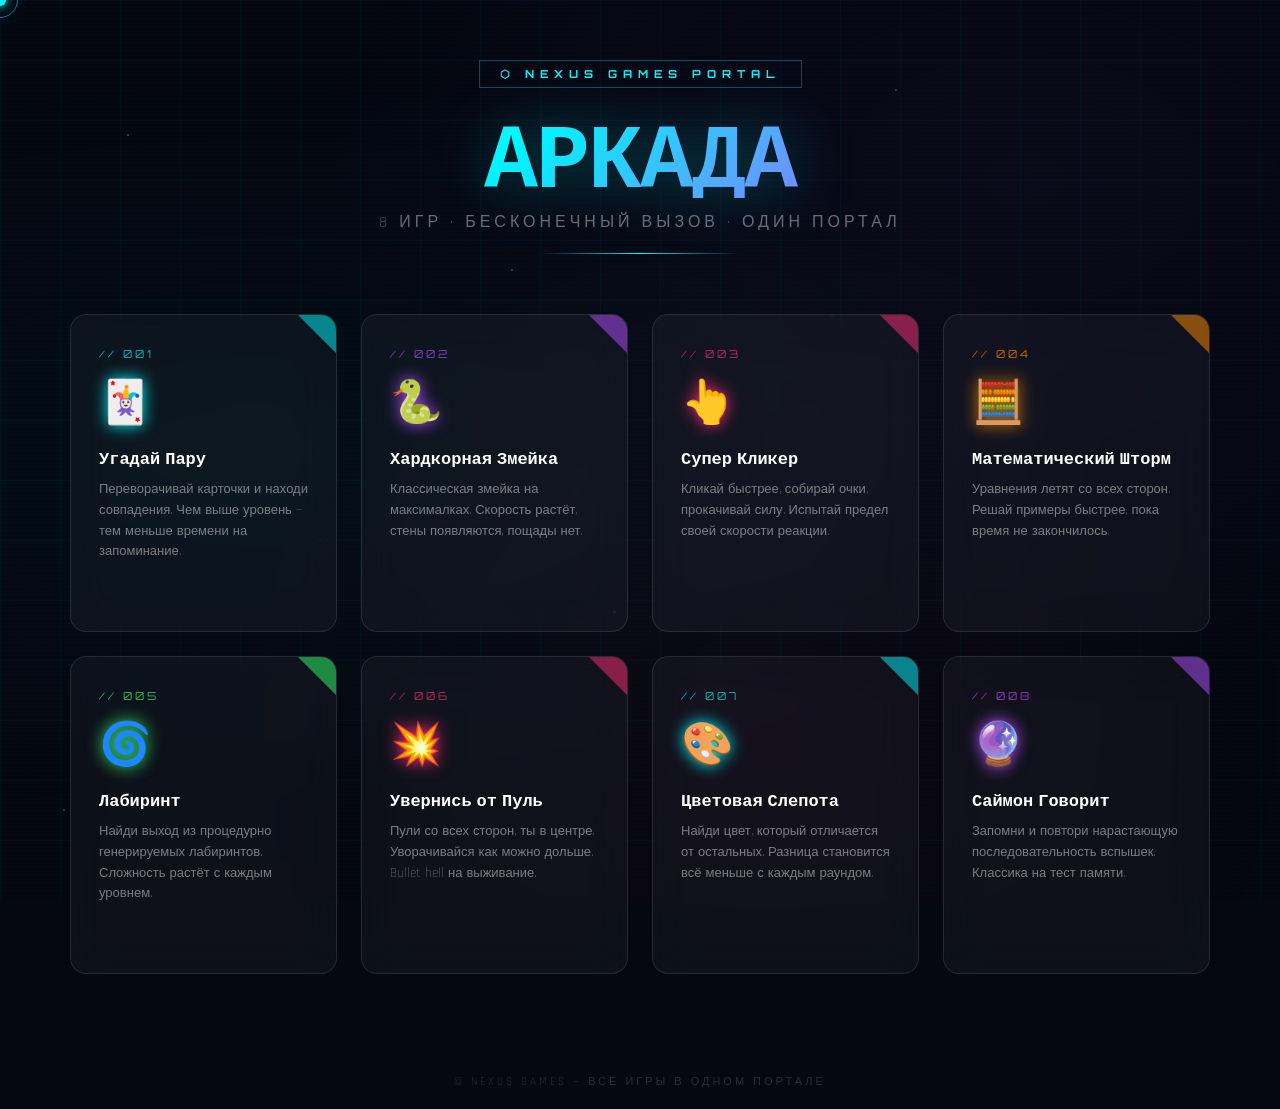
<file: index.html>
<!DOCTYPE html>
<html lang="ru">
<head>
<meta charset="UTF-8">
<meta name="viewport" content="width=device-width, initial-scale=1.0">
<title>NEXUS GAMES — Портал</title>
<link href="https://fonts.googleapis.com/css2?family=Orbitron:wght@400;700;900&family=Rajdhani:wght@300;400;600&display=swap" rel="stylesheet">
<style>
  *, *::before, *::after { box-sizing: border-box; margin: 0; padding: 0; }

  :root {
    --neon-cyan: #00f5ff;
    --neon-purple: #b44fff;
    --neon-pink: #ff2d78;
    --neon-green: #39ff6a;
    --neon-orange: #ff8c00;
    --dark-bg: #050811;
    --card-bg: rgba(255,255,255,0.04);
    --card-border: rgba(255,255,255,0.1);
    --glow-cyan: 0 0 20px rgba(0,245,255,0.4), 0 0 60px rgba(0,245,255,0.15);
    --glow-purple: 0 0 20px rgba(180,79,255,0.4), 0 0 60px rgba(180,79,255,0.15);
    --glow-pink: 0 0 20px rgba(255,45,120,0.4), 0 0 60px rgba(255,45,120,0.15);
    --glow-green: 0 0 20px rgba(57,255,106,0.4), 0 0 60px rgba(57,255,106,0.15);
  }

  body {
    font-family: 'Rajdhani', sans-serif;
    background: var(--dark-bg);
    color: #fff;
    min-height: 100vh;
    overflow-x: hidden;
    cursor: none;
  }

  /* Custom cursor */
  .cursor {
    width: 12px; height: 12px;
    background: var(--neon-cyan);
    border-radius: 50%;
    position: fixed; pointer-events: none; z-index: 9999;
    transform: translate(-50%, -50%);
    transition: transform 0.1s, background 0.2s;
    box-shadow: 0 0 10px var(--neon-cyan), 0 0 30px rgba(0,245,255,0.4);
  }
  .cursor-ring {
    width: 36px; height: 36px;
    border: 1px solid rgba(0,245,255,0.5);
    border-radius: 50%;
    position: fixed; pointer-events: none; z-index: 9998;
    transform: translate(-50%, -50%);
    transition: transform 0.15s ease, width 0.2s, height 0.2s, border-color 0.2s;
  }

  /* Starfield */
  .starfield {
    position: fixed; inset: 0; z-index: 0;
    background: radial-gradient(ellipse at 20% 50%, rgba(0,245,255,0.03) 0%, transparent 60%),
                radial-gradient(ellipse at 80% 20%, rgba(180,79,255,0.04) 0%, transparent 50%),
                radial-gradient(ellipse at 60% 80%, rgba(255,45,120,0.03) 0%, transparent 50%);
  }
  .starfield::before {
    content: '';
    position: absolute; inset: 0;
    background-image:
      radial-gradient(1px 1px at 10% 15%, rgba(255,255,255,0.7) 0%, transparent 100%),
      radial-gradient(1px 1px at 25% 60%, rgba(255,255,255,0.5) 0%, transparent 100%),
      radial-gradient(1px 1px at 40% 30%, rgba(255,255,255,0.6) 0%, transparent 100%),
      radial-gradient(1px 1px at 55% 80%, rgba(255,255,255,0.4) 0%, transparent 100%),
      radial-gradient(1px 1px at 70% 10%, rgba(255,255,255,0.7) 0%, transparent 100%),
      radial-gradient(1px 1px at 85% 50%, rgba(255,255,255,0.5) 0%, transparent 100%),
      radial-gradient(1px 1px at 5% 90%, rgba(255,255,255,0.6) 0%, transparent 100%),
      radial-gradient(1px 1px at 92% 75%, rgba(255,255,255,0.4) 0%, transparent 100%),
      radial-gradient(1px 1px at 35% 45%, rgba(0,245,255,0.6) 0%, transparent 100%),
      radial-gradient(1px 1px at 65% 35%, rgba(180,79,255,0.5) 0%, transparent 100%),
      radial-gradient(2px 2px at 48% 68%, rgba(255,255,255,0.3) 0%, transparent 100%),
      radial-gradient(1px 1px at 78% 88%, rgba(57,255,106,0.5) 0%, transparent 100%);
  }

  /* Grid lines */
  .grid-lines {
    position: fixed; inset: 0; z-index: 0;
    background-image:
      linear-gradient(rgba(0,245,255,0.03) 1px, transparent 1px),
      linear-gradient(90deg, rgba(0,245,255,0.03) 1px, transparent 1px);
    background-size: 60px 60px;
  }

  /* Header */
  header {
    position: relative; z-index: 10;
    text-align: center;
    padding: 60px 20px 40px;
  }
  .logo-badge {
    display: inline-block;
    font-family: 'Orbitron', monospace;
    font-size: 11px; font-weight: 700;
    letter-spacing: 6px;
    color: var(--neon-cyan);
    border: 1px solid rgba(0,245,255,0.3);
    padding: 6px 20px;
    margin-bottom: 20px;
    text-transform: uppercase;
    animation: pulse-badge 3s ease-in-out infinite;
  }
  @keyframes pulse-badge {
    0%, 100% { border-color: rgba(0,245,255,0.3); box-shadow: none; }
    50% { border-color: rgba(0,245,255,0.7); box-shadow: 0 0 15px rgba(0,245,255,0.2); }
  }
  .portal-title {
    font-family: 'Orbitron', monospace;
    font-size: clamp(42px, 8vw, 90px);
    font-weight: 900;
    line-height: 1;
    letter-spacing: -2px;
    background: linear-gradient(135deg, #fff 0%, var(--neon-cyan) 40%, var(--neon-purple) 80%);
    -webkit-background-clip: text;
    -webkit-text-fill-color: transparent;
    background-clip: text;
    filter: drop-shadow(0 0 30px rgba(0,245,255,0.3));
    animation: title-glow 4s ease-in-out infinite;
  }
  @keyframes title-glow {
    0%, 100% { filter: drop-shadow(0 0 20px rgba(0,245,255,0.3)); }
    50% { filter: drop-shadow(0 0 50px rgba(0,245,255,0.6)); }
  }
  .portal-sub {
    font-size: 16px; font-weight: 300;
    letter-spacing: 4px;
    color: rgba(255,255,255,0.4);
    text-transform: uppercase;
    margin-top: 14px;
  }
  .scan-line {
    width: 200px; height: 1px;
    background: linear-gradient(90deg, transparent, var(--neon-cyan), transparent);
    margin: 20px auto 0;
    animation: scan 2s ease-in-out infinite;
  }
  @keyframes scan { 0%, 100% { opacity: 0.3; } 50% { opacity: 1; } }

  /* Game grid */
  .games-container {
    position: relative; z-index: 10;
    max-width: 1200px;
    margin: 0 auto;
    padding: 20px 30px 80px;
    display: grid;
    grid-template-columns: repeat(auto-fit, minmax(260px, 1fr));
    gap: 24px;
  }

  /* Cards */
  .game-card {
    position: relative;
    background: var(--card-bg);
    border: 1px solid var(--card-border);
    border-radius: 16px;
    padding: 32px 28px;
    backdrop-filter: blur(20px);
    -webkit-backdrop-filter: blur(20px);
    text-decoration: none;
    color: inherit;
    overflow: hidden;
    transition: transform 0.35s cubic-bezier(0.34,1.56,0.64,1),
                border-color 0.3s, box-shadow 0.3s;
    cursor: none;
    animation: card-in 0.6s ease both;
  }
  .game-card:nth-child(1) { animation-delay: 0.05s; --accent: var(--neon-cyan); --glow: var(--glow-cyan); }
  .game-card:nth-child(2) { animation-delay: 0.1s;  --accent: var(--neon-purple); --glow: var(--glow-purple); }
  .game-card:nth-child(3) { animation-delay: 0.15s; --accent: var(--neon-pink); --glow: var(--glow-pink); }
  .game-card:nth-child(4) { animation-delay: 0.2s;  --accent: var(--neon-orange); --glow: 0 0 20px rgba(255,140,0,0.4), 0 0 60px rgba(255,140,0,0.15); }
  .game-card:nth-child(5) { animation-delay: 0.25s; --accent: var(--neon-green); --glow: var(--glow-green); }
  .game-card:nth-child(6) { animation-delay: 0.3s;  --accent: var(--neon-pink); --glow: var(--glow-pink); }
  .game-card:nth-child(7) { animation-delay: 0.35s; --accent: var(--neon-cyan); --glow: var(--glow-cyan); }
  .game-card:nth-child(8) { animation-delay: 0.4s;  --accent: var(--neon-purple); --glow: var(--glow-purple); }

  @keyframes card-in {
    from { opacity: 0; transform: translateY(30px) scale(0.95); }
    to   { opacity: 1; transform: translateY(0) scale(1); }
  }

  .game-card::before {
    content: '';
    position: absolute; inset: 0;
    background: radial-gradient(circle at 50% 0%, var(--accent), transparent 70%);
    opacity: 0;
    transition: opacity 0.4s;
  }
  .game-card::after {
    content: '';
    position: absolute;
    top: 0; left: -100%;
    width: 60%; height: 100%;
    background: linear-gradient(90deg, transparent, rgba(255,255,255,0.05), transparent);
    transition: left 0.5s;
  }
  .game-card:hover::before { opacity: 0.08; }
  .game-card:hover::after { left: 150%; }
  .game-card:hover {
    transform: translateY(-8px) scale(1.02);
    border-color: var(--accent);
    box-shadow: var(--glow), inset 0 0 30px rgba(0,0,0,0.3);
  }

  /* Card corner accent */
  .card-corner {
    position: absolute;
    top: 0; right: 0;
    width: 40px; height: 40px;
    overflow: hidden;
  }
  .card-corner::before {
    content: '';
    position: absolute;
    top: -1px; right: -1px;
    width: 0; height: 0;
    border-style: solid;
    border-width: 0 40px 40px 0;
    border-color: transparent var(--accent) transparent transparent;
    opacity: 0.5;
    transition: opacity 0.3s;
  }
  .game-card:hover .card-corner::before { opacity: 1; }

  .card-number {
    font-family: 'Orbitron', monospace;
    font-size: 11px;
    color: var(--accent);
    letter-spacing: 3px;
    margin-bottom: 16px;
    opacity: 0.7;
  }

  .card-icon {
    font-size: 42px;
    margin-bottom: 16px;
    display: block;
    filter: drop-shadow(0 0 8px var(--accent));
    transition: transform 0.3s, filter 0.3s;
  }
  .game-card:hover .card-icon {
    transform: scale(1.15);
    filter: drop-shadow(0 0 16px var(--accent));
  }

  .card-title {
    font-family: 'Orbitron', monospace;
    font-size: 17px;
    font-weight: 700;
    color: #fff;
    margin-bottom: 10px;
    line-height: 1.3;
    transition: color 0.3s;
  }
  .game-card:hover .card-title { color: var(--accent); }

  .card-desc {
    font-size: 13px;
    font-weight: 300;
    color: rgba(255,255,255,0.45);
    line-height: 1.6;
  }

  .card-play {
    display: inline-flex;
    align-items: center;
    gap: 8px;
    margin-top: 20px;
    font-size: 12px;
    font-weight: 600;
    letter-spacing: 2px;
    text-transform: uppercase;
    color: var(--accent);
    opacity: 0;
    transform: translateX(-10px);
    transition: opacity 0.3s, transform 0.3s;
  }
  .card-play::after {
    content: '→';
    transition: transform 0.3s;
  }
  .game-card:hover .card-play { opacity: 1; transform: translateX(0); }
  .game-card:hover .card-play::after { transform: translateX(4px); }

  /* Scanline overlay */
  .scanlines {
    position: fixed; inset: 0; z-index: 1; pointer-events: none;
    background: repeating-linear-gradient(
      0deg,
      transparent,
      transparent 2px,
      rgba(0,0,0,0.04) 2px,
      rgba(0,0,0,0.04) 4px
    );
  }

  /* Footer */
  footer {
    position: relative; z-index: 10;
    text-align: center;
    padding: 20px;
    font-size: 11px;
    letter-spacing: 3px;
    color: rgba(255,255,255,0.15);
    text-transform: uppercase;
  }

  @media (max-width: 600px) {
    .games-container { grid-template-columns: 1fr; padding: 20px 16px 60px; }
  }
</style>
</head>
<body>
<div class="cursor" id="cursor"></div>
<div class="cursor-ring" id="cursorRing"></div>
<div class="starfield"></div>
<div class="grid-lines"></div>
<div class="scanlines"></div>

<header>
  <div class="logo-badge">⬡ Nexus Games Portal</div>
  <h1 class="portal-title">АРКАДА</h1>
  <p class="portal-sub">8 игр · Бесконечный вызов · Один портал</p>
  <div class="scan-line"></div>
</header>

<div class="games-container">

  <a href="game1.html" class="game-card">
    <div class="card-corner"></div>
    <div class="card-number">// 001</div>
    <span class="card-icon">🃏</span>
    <div class="card-title">Угадай Пару</div>
    <div class="card-desc">Переворачивай карточки и находи совпадения. Чем выше уровень — тем меньше времени на запоминание.</div>
    <div class="card-play">Играть</div>
  </a>

  <a href="game2.html" class="game-card">
    <div class="card-corner"></div>
    <div class="card-number">// 002</div>
    <span class="card-icon">🐍</span>
    <div class="card-title">Хардкорная Змейка</div>
    <div class="card-desc">Классическая змейка на максималках. Скорость растёт, стены появляются, пощады нет.</div>
    <div class="card-play">Играть</div>
  </a>

  <a href="game3.html" class="game-card">
    <div class="card-corner"></div>
    <div class="card-number">// 003</div>
    <span class="card-icon">👆</span>
    <div class="card-title">Супер Кликер</div>
    <div class="card-desc">Кликай быстрее, собирай очки, прокачивай силу. Испытай предел своей скорости реакции.</div>
    <div class="card-play">Играть</div>
  </a>

  <a href="game4.html" class="game-card">
    <div class="card-corner"></div>
    <div class="card-number">// 004</div>
    <span class="card-icon">🧮</span>
    <div class="card-title">Математический Шторм</div>
    <div class="card-desc">Уравнения летят со всех сторон. Решай примеры быстрее, пока время не закончилось.</div>
    <div class="card-play">Играть</div>
  </a>

  <a href="game5.html" class="game-card">
    <div class="card-corner"></div>
    <div class="card-number">// 005</div>
    <span class="card-icon">🌀</span>
    <div class="card-title">Лабиринт</div>
    <div class="card-desc">Найди выход из процедурно генерируемых лабиринтов. Сложность растёт с каждым уровнем.</div>
    <div class="card-play">Играть</div>
  </a>

  <a href="game6.html" class="game-card">
    <div class="card-corner"></div>
    <div class="card-number">// 006</div>
    <span class="card-icon">💥</span>
    <div class="card-title">Увернись от Пуль</div>
    <div class="card-desc">Пули со всех сторон, ты в центре. Уворачивайся как можно дольше. Bullet hell на выживание.</div>
    <div class="card-play">Играть</div>
  </a>

  <a href="game7.html" class="game-card">
    <div class="card-corner"></div>
    <div class="card-number">// 007</div>
    <span class="card-icon">🎨</span>
    <div class="card-title">Цветовая Слепота</div>
    <div class="card-desc">Найди цвет, который отличается от остальных. Разница становится всё меньше с каждым раундом.</div>
    <div class="card-play">Играть</div>
  </a>

  <a href="game8.html" class="game-card">
    <div class="card-corner"></div>
    <div class="card-number">// 008</div>
    <span class="card-icon">🔮</span>
    <div class="card-title">Саймон Говорит</div>
    <div class="card-desc">Запомни и повтори нарастающую последовательность вспышек. Классика на тест памяти.</div>
    <div class="card-play">Играть</div>
  </a>

</div>

<footer>© NEXUS GAMES — Все игры в одном портале</footer>

<script>
  const cursor = document.getElementById('cursor');
  const ring = document.getElementById('cursorRing');
  let mx = 0, my = 0, rx = 0, ry = 0;

  document.addEventListener('mousemove', e => { mx = e.clientX; my = e.clientY; });

  function animateCursor() {
    cursor.style.left = mx + 'px';
    cursor.style.top = my + 'px';
    rx += (mx - rx) * 0.12;
    ry += (my - ry) * 0.12;
    ring.style.left = rx + 'px';
    ring.style.top = ry + 'px';
    requestAnimationFrame(animateCursor);
  }
  animateCursor();

  document.querySelectorAll('.game-card').forEach(card => {
    card.addEventListener('mouseenter', () => {
      cursor.style.transform = 'translate(-50%,-50%) scale(1.5)';
      ring.style.width = '60px'; ring.style.height = '60px';
      const accent = getComputedStyle(card).getPropertyValue('--accent').trim();
      ring.style.borderColor = accent;
    });
    card.addEventListener('mouseleave', () => {
      cursor.style.transform = 'translate(-50%,-50%) scale(1)';
      ring.style.width = '36px'; ring.style.height = '36px';
      ring.style.borderColor = 'rgba(0,245,255,0.5)';
    });
  });
</script>
</body>
</html>
</file>
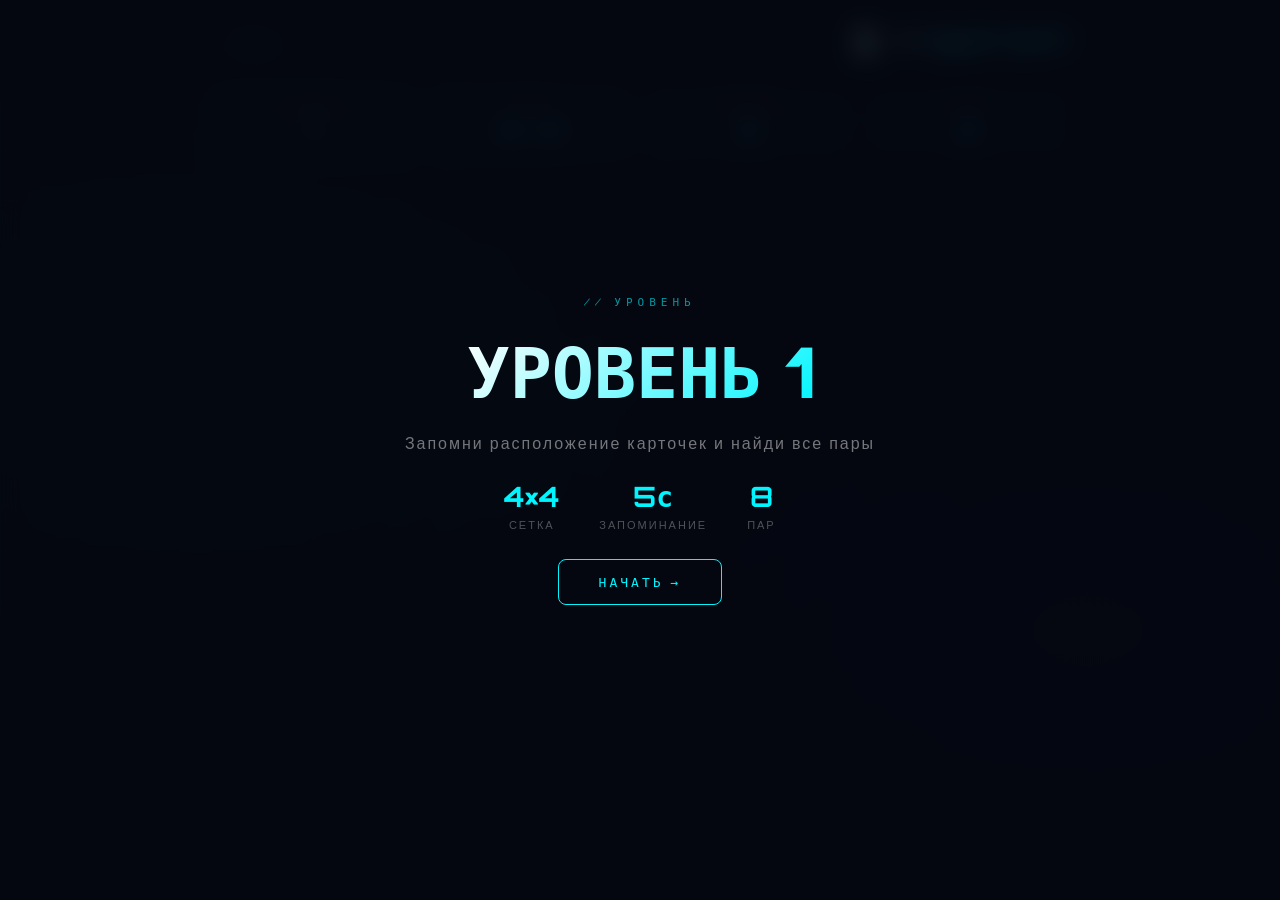
<file: game1.html>
<!DOCTYPE html>
<html lang="ru">
<head>
<meta charset="UTF-8">
<meta name="viewport" content="width=device-width, initial-scale=1.0">
<title>Угадай Пару — NEXUS GAMES</title>
<link href="https://fonts.googleapis.com/css2?family=Orbitron:wght@400;700;900&family=Rajdhani:wght@300;400;600&display=swap" rel="stylesheet">
<style>
*, *::before, *::after { box-sizing: border-box; margin: 0; padding: 0; }

:root {
  --neon-cyan: #00f5ff;
  --neon-purple: #b44fff;
  --neon-pink: #ff2d78;
  --neon-green: #39ff6a;
  --dark-bg: #050811;
  --card-face: rgba(255,255,255,0.04);
  --card-border: rgba(255,255,255,0.1);
}

body {
  font-family: 'Rajdhani', sans-serif;
  background: var(--dark-bg);
  color: #fff;
  min-height: 100vh;
  overflow-x: hidden;
}

/* Ambient BG */
.bg {
  position: fixed; inset: 0; z-index: 0;
  background:
    radial-gradient(ellipse at 15% 40%, rgba(0,245,255,0.04) 0%, transparent 55%),
    radial-gradient(ellipse at 85% 70%, rgba(180,79,255,0.05) 0%, transparent 50%);
}
.grid-lines {
  position: fixed; inset: 0; z-index: 0;
  background-image:
    linear-gradient(rgba(0,245,255,0.025) 1px, transparent 1px),
    linear-gradient(90deg, rgba(0,245,255,0.025) 1px, transparent 1px);
  background-size: 50px 50px;
}
.scanlines {
  position: fixed; inset: 0; z-index: 1; pointer-events: none;
  background: repeating-linear-gradient(0deg,transparent,transparent 2px,rgba(0,0,0,0.04) 2px,rgba(0,0,0,0.04) 4px);
}

/* Layout */
.wrapper {
  position: relative; z-index: 10;
  max-width: 900px;
  margin: 0 auto;
  padding: 24px 20px 60px;
  min-height: 100vh;
  display: flex;
  flex-direction: column;
}

/* Top bar */
.topbar {
  display: flex;
  align-items: center;
  justify-content: space-between;
  margin-bottom: 28px;
  gap: 12px;
  flex-wrap: wrap;
}
.back-btn {
  display: inline-flex; align-items: center; gap: 8px;
  font-family: 'Orbitron', monospace;
  font-size: 11px; letter-spacing: 2px;
  color: rgba(255,255,255,0.5);
  text-decoration: none;
  border: 1px solid rgba(255,255,255,0.12);
  padding: 8px 16px;
  border-radius: 8px;
  transition: all 0.3s;
}
.back-btn:hover { color: var(--neon-cyan); border-color: var(--neon-cyan); box-shadow: 0 0 15px rgba(0,245,255,0.2); }
.game-title-bar {
  font-family: 'Orbitron', monospace;
  font-size: clamp(18px, 4vw, 28px);
  font-weight: 900;
  background: linear-gradient(135deg, #fff 0%, var(--neon-cyan) 60%);
  -webkit-background-clip: text; -webkit-text-fill-color: transparent; background-clip: text;
}

/* Stats row */
.stats-row {
  display: flex;
  gap: 14px;
  margin-bottom: 24px;
  flex-wrap: wrap;
}
.stat-box {
  flex: 1;
  min-width: 90px;
  background: rgba(255,255,255,0.03);
  border: 1px solid rgba(255,255,255,0.08);
  border-radius: 12px;
  padding: 12px 16px;
  text-align: center;
  backdrop-filter: blur(10px);
}
.stat-label {
  font-size: 10px; letter-spacing: 2px;
  color: rgba(255,255,255,0.35);
  text-transform: uppercase;
  margin-bottom: 4px;
}
.stat-val {
  font-family: 'Orbitron', monospace;
  font-size: 22px; font-weight: 700;
  color: var(--neon-cyan);
  transition: color 0.3s;
}
.stat-val.danger { color: var(--neon-pink); }

/* Peek timer bar */
.peek-bar-wrap {
  margin-bottom: 20px;
}
.peek-label {
  font-size: 11px; letter-spacing: 2px; color: rgba(255,255,255,0.35);
  text-transform: uppercase; margin-bottom: 6px;
  display: flex; justify-content: space-between;
}
.peek-bar-outer {
  height: 4px; background: rgba(255,255,255,0.06); border-radius: 2px; overflow: hidden;
}
.peek-bar-inner {
  height: 100%; background: linear-gradient(90deg, var(--neon-cyan), var(--neon-purple));
  border-radius: 2px;
  transition: width 0.1s linear;
  box-shadow: 0 0 10px rgba(0,245,255,0.5);
}

/* Message area */
.message {
  text-align: center;
  font-family: 'Orbitron', monospace;
  font-size: 14px; letter-spacing: 2px;
  min-height: 30px;
  margin-bottom: 16px;
  color: var(--neon-cyan);
  opacity: 0;
  transition: opacity 0.4s;
}
.message.show { opacity: 1; }
.message.error { color: var(--neon-pink); }
.message.success { color: var(--neon-green); }

/* Card grid */
.card-grid {
  display: grid;
  gap: 10px;
  justify-content: center;
  flex: 1;
}

/* Flip card */
.flip-card {
  perspective: 800px;
}
.flip-card-inner {
  position: relative;
  width: 100%; height: 100%;
  transform-style: preserve-3d;
  transition: transform 0.45s cubic-bezier(0.4,0,0.2,1);
  cursor: pointer;
}
.flip-card.flipped .flip-card-inner,
.flip-card.matched .flip-card-inner {
  transform: rotateY(180deg);
}

.card-face, .card-back {
  position: absolute; inset: 0;
  backface-visibility: hidden;
  -webkit-backface-visibility: hidden;
  border-radius: 12px;
  display: flex; align-items: center; justify-content: center;
}

/* Back = hidden side */
.card-back {
  background: rgba(255,255,255,0.04);
  border: 1px solid rgba(255,255,255,0.1);
  transition: border-color 0.3s, box-shadow 0.3s;
}
.card-back::after {
  content: '?';
  font-family: 'Orbitron', monospace;
  font-size: 1.6em;
  color: rgba(255,255,255,0.15);
}
.flip-card:not(.flipped):not(.matched):hover .card-back {
  border-color: rgba(0,245,255,0.4);
  box-shadow: 0 0 20px rgba(0,245,255,0.15);
}

/* Front = revealed side */
.card-face {
  transform: rotateY(180deg);
  background: rgba(0,245,255,0.05);
  border: 1px solid rgba(0,245,255,0.3);
  font-size: 2em;
  box-shadow: 0 0 20px rgba(0,245,255,0.1);
}
.flip-card.matched .card-face {
  background: rgba(57,255,106,0.08);
  border-color: rgba(57,255,106,0.5);
  box-shadow: 0 0 25px rgba(57,255,106,0.25);
  animation: matched-pulse 0.5s ease;
}
.flip-card.wrong .card-face {
  background: rgba(255,45,120,0.08);
  border-color: rgba(255,45,120,0.4);
  animation: wrong-shake 0.4s ease;
}
@keyframes matched-pulse {
  0%   { transform: rotateY(180deg) scale(1); }
  40%  { transform: rotateY(180deg) scale(1.1); }
  100% { transform: rotateY(180deg) scale(1); }
}
@keyframes wrong-shake {
  0%,100% { transform: rotateY(180deg) translateX(0); }
  20%  { transform: rotateY(180deg) translateX(-5px); }
  60%  { transform: rotateY(180deg) translateX(5px); }
}

/* Peeking = during preview phase */
.flip-card.peeking .flip-card-inner { transform: rotateY(180deg); }
.flip-card.peeking .card-face {
  background: rgba(180,79,255,0.1);
  border-color: rgba(180,79,255,0.5);
  box-shadow: 0 0 20px rgba(180,79,255,0.2);
}

/* Level overlay */
.overlay {
  position: fixed; inset: 0; z-index: 100;
  display: flex; align-items: center; justify-content: center;
  background: rgba(5,8,17,0.92);
  backdrop-filter: blur(12px);
  flex-direction: column;
  gap: 24px;
  transition: opacity 0.4s;
}
.overlay.hidden { opacity: 0; pointer-events: none; }
.overlay-badge {
  font-family: 'Orbitron', monospace;
  font-size: 11px; letter-spacing: 5px;
  color: var(--neon-cyan);
  text-transform: uppercase;
  opacity: 0.6;
}
.overlay-title {
  font-family: 'Orbitron', monospace;
  font-size: clamp(36px, 8vw, 70px);
  font-weight: 900;
  background: linear-gradient(135deg, #fff, var(--neon-cyan));
  -webkit-background-clip: text; -webkit-text-fill-color: transparent; background-clip: text;
  text-align: center;
  line-height: 1.1;
}
.overlay-sub {
  font-size: 16px; letter-spacing: 2px;
  color: rgba(255,255,255,0.45);
  text-align: center;
}
.overlay-info {
  display: flex; gap: 40px;
}
.info-item { text-align: center; }
.info-val {
  font-family: 'Orbitron', monospace;
  font-size: 28px; font-weight: 700;
  color: var(--neon-cyan);
  display: block;
}
.info-lbl {
  font-size: 11px; letter-spacing: 2px;
  color: rgba(255,255,255,0.3);
  text-transform: uppercase;
}
.btn-start {
  font-family: 'Orbitron', monospace;
  font-size: 13px; letter-spacing: 3px;
  text-transform: uppercase;
  background: transparent;
  border: 1px solid var(--neon-cyan);
  color: var(--neon-cyan);
  padding: 14px 40px;
  border-radius: 8px;
  cursor: pointer;
  transition: all 0.3s;
  position: relative; overflow: hidden;
}
.btn-start::before {
  content: '';
  position: absolute; inset: 0;
  background: var(--neon-cyan);
  opacity: 0;
  transition: opacity 0.3s;
}
.btn-start:hover { box-shadow: 0 0 30px rgba(0,245,255,0.4); }
.btn-start:hover::before { opacity: 0.1; }

/* Win overlay specifics */
.overlay.win .overlay-title {
  background: linear-gradient(135deg, var(--neon-green), var(--neon-cyan));
  -webkit-background-clip: text; background-clip: text;
}
.overlay.gameover .overlay-title {
  background: linear-gradient(135deg, var(--neon-pink), #ff8c00);
  -webkit-background-clip: text; background-clip: text;
}

/* Confetti dots */
.confetti-dot {
  position: fixed;
  width: 6px; height: 6px;
  border-radius: 50%;
  pointer-events: none;
  z-index: 101;
  animation: confetti-fall linear forwards;
}
@keyframes confetti-fall {
  0%   { transform: translateY(-20px) rotate(0deg); opacity: 1; }
  100% { transform: translateY(110vh) rotate(720deg); opacity: 0; }
}
</style>
</head>
<body>
<div class="bg"></div>
<div class="grid-lines"></div>
<div class="scanlines"></div>

<!-- Level start / win / gameover overlay -->
<div class="overlay" id="overlay">
  <div class="overlay-badge" id="ovBadge">// УРОВЕНЬ</div>
  <div class="overlay-title" id="ovTitle">УРОВЕНЬ 1</div>
  <div class="overlay-sub" id="ovSub">Запомни карточки и найди пары</div>
  <div class="overlay-info">
    <div class="info-item"><span class="info-val" id="ovGrid">4×4</span><span class="info-lbl">Сетка</span></div>
    <div class="info-item"><span class="info-val" id="ovPeek">5с</span><span class="info-lbl">Запоминание</span></div>
    <div class="info-item"><span class="info-val" id="ovPairs">8</span><span class="info-lbl">Пар</span></div>
  </div>
  <button class="btn-start" id="btnStart">Начать →</button>
</div>

<div class="wrapper">
  <div class="topbar">
    <a href="index.html" class="back-btn">← Меню</a>
    <div class="game-title-bar">🃏 УГАДАЙ ПАРУ</div>
  </div>

  <div class="stats-row">
    <div class="stat-box">
      <div class="stat-label">Уровень</div>
      <div class="stat-val" id="statLevel">1</div>
    </div>
    <div class="stat-box">
      <div class="stat-label">Пары</div>
      <div class="stat-val" id="statPairs">0 / 8</div>
    </div>
    <div class="stat-box">
      <div class="stat-label">Ошибки</div>
      <div class="stat-val" id="statErrors">0</div>
    </div>
    <div class="stat-box">
      <div class="stat-label">Счёт</div>
      <div class="stat-val" id="statScore">0</div>
    </div>
  </div>

  <div class="peek-bar-wrap" id="peekBarWrap" style="display:none">
    <div class="peek-label">
      <span>Запоминай!</span>
      <span id="peekCount">5</span>
    </div>
    <div class="peek-bar-outer">
      <div class="peek-bar-inner" id="peekBar" style="width:100%"></div>
    </div>
  </div>

  <div class="message" id="message"></div>

  <div class="card-grid" id="cardGrid"></div>
</div>

<script>
// ==================== LEVEL CONFIG ====================
const LEVELS = [
  { cols: 4, rows: 4, peekTime: 5000 },   // L1: 4×4 = 8 pairs
  { cols: 4, rows: 5, peekTime: 4500 },   // L2: 4×5 = 10 pairs (even cells)
  { cols: 6, rows: 4, peekTime: 4000 },   // L3: 6×4 = 12 pairs
  { cols: 6, rows: 5, peekTime: 3500 },   // L4: 6×5 = 15 pairs → 14 pairs
  { cols: 6, rows: 6, peekTime: 3000 },   // L5: 6×6 = 18 pairs
  { cols: 6, rows: 7, peekTime: 2500 },   // L6: 6×7 = 21 pairs
  { cols: 8, rows: 6, peekTime: 2000 },   // L7: 8×6 = 24 pairs
  { cols: 8, rows: 7, peekTime: 1500 },   // L8: 8×7 = 28 pairs
  { cols: 8, rows: 8, peekTime: 1200 },   // L9: 8×8 = 32 pairs
  { cols: 10, rows: 8, peekTime: 1000 },  // L10: 10×8 = 40 pairs
];

const EMOJIS = [
  '🔥','⚡','🌊','🌪','🎯','💎','🧬','🚀','🌙','⭐',
  '🦄','🐉','🔮','🎮','🕹','🎲','🃏','🎭','🧩','🏆',
  '💡','🔑','🗝','⚔','🛡','🪄','🌈','🦋','🐬','🦊',
  '🌺','🍄','🍀','⚗','🧪','🔭','🎸','🎹','🎺','🥁',
  '🚂','✈','🛸','⛵','🏔','🌋','🏝','🌌','🌠','💫',
];

// ==================== STATE ====================
let level = 0;
let score = 0;
let errors = 0;
let cards = [];
let flipped = [];
let matched = 0;
let totalPairs = 0;
let canFlip = false;
let peekInterval = null;
let peekStart = 0;
let peekDuration = 0;

// ==================== DOM ====================
const overlay    = document.getElementById('overlay');
const ovBadge    = document.getElementById('ovBadge');
const ovTitle    = document.getElementById('ovTitle');
const ovSub      = document.getElementById('ovSub');
const ovGrid     = document.getElementById('ovGrid');
const ovPeek     = document.getElementById('ovPeek');
const ovPairs    = document.getElementById('ovPairs');
const btnStart   = document.getElementById('btnStart');
const cardGrid   = document.getElementById('cardGrid');
const statLevel  = document.getElementById('statLevel');
const statPairs  = document.getElementById('statPairs');
const statErrors = document.getElementById('statErrors');
const statScore  = document.getElementById('statScore');
const peekBarWrap= document.getElementById('peekBarWrap');
const peekBar    = document.getElementById('peekBar');
const peekCount  = document.getElementById('peekCount');
const message    = document.getElementById('message');

// ==================== OVERLAY SETUP ====================
function showLevelOverlay() {
  const cfg = LEVELS[Math.min(level, LEVELS.length - 1)];
  const cols = cfg.cols, rows = cfg.rows;
  const total = cols * rows;
  const pairs = Math.floor(total / 2);
  const peekSec = (cfg.peekTime / 1000).toFixed(1).replace('.0','');

  overlay.className = 'overlay';
  ovBadge.textContent = '// УРОВЕНЬ';
  ovTitle.textContent = `УРОВЕНЬ ${level + 1}`;
  ovSub.textContent = 'Запомни расположение карточек и найди все пары';
  ovGrid.textContent = `${cols}×${rows}`;
  ovPeek.textContent = `${peekSec}с`;
  ovPairs.textContent = pairs;
  btnStart.textContent = 'Начать →';
  overlay.classList.remove('hidden');
}

function showWinOverlay() {
  overlay.className = 'overlay win';
  ovBadge.textContent = '// ПОБЕДА';
  const isLast = level >= LEVELS.length - 1;
  ovTitle.textContent = isLast ? 'МАСТЕР!' : `УРОВЕНЬ ${level + 1} ПРОЙДЕН!`;
  ovSub.textContent = isLast
    ? `Ты прошёл все уровни! Счёт: ${score}`
    : `Отличная память! +${calcLevelBonus()} очков бонуса`;
  ovGrid.textContent = `${score}`;
  document.querySelector('.info-item:nth-child(1) .info-lbl').textContent = 'Счёт';
  ovPeek.textContent = errors;
  document.querySelector('.info-item:nth-child(2) .info-lbl').textContent = 'Ошибок';
  ovPairs.textContent = level + 1;
  document.querySelector('.info-item:nth-child(3) .info-lbl').textContent = 'Уровней';
  btnStart.textContent = isLast ? 'Играть снова →' : `Уровень ${level + 2} →`;
  overlay.classList.remove('hidden');
  spawnConfetti();
}

// ==================== LEVEL INIT ====================
function initLevel() {
  const cfg = LEVELS[Math.min(level, LEVELS.length - 1)];
  const cols = cfg.cols, rows = cfg.rows;
  const total = cols * rows;
  const pairs = Math.floor(total / 2);
  totalPairs = pairs;
  matched = 0;
  flipped = [];
  canFlip = false;
  peekDuration = cfg.peekTime;

  // Pick emoji pairs
  const pool = [...EMOJIS].sort(() => Math.random() - 0.5).slice(0, pairs);
  const deck = [...pool, ...pool].sort(() => Math.random() - 0.5);

  statLevel.textContent = level + 1;
  statPairs.textContent = `0 / ${pairs}`;
  statErrors.textContent = errors;
  statScore.textContent = score;
  showMsg('');

  // Set grid CSS
  const cardSize = getCardSize(cols, rows);
  cardGrid.style.gridTemplateColumns = `repeat(${cols}, ${cardSize}px)`;
  cardGrid.style.gridTemplateRows = `repeat(${rows}, ${cardSize}px)`;

  cardGrid.innerHTML = '';
  cards = deck.map((emoji, i) => {
    const fc = document.createElement('div');
    fc.className = 'flip-card peeking';
    fc.style.width = cardSize + 'px';
    fc.style.height = cardSize + 'px';
    fc.dataset.emoji = emoji;
    fc.dataset.index = i;
    fc.innerHTML = `
      <div class="flip-card-inner">
        <div class="card-back"></div>
        <div class="card-face">${emoji}</div>
      </div>`;
    fc.addEventListener('click', () => onCardClick(fc));
    cardGrid.appendChild(fc);
    return fc;
  });

  // Peek phase
  peekBarWrap.style.display = 'block';
  peekBar.style.width = '100%';
  peekStart = Date.now();
  updatePeekBar();
}

function getCardSize(cols, rows) {
  const maxW = Math.min(window.innerWidth - 40, 860);
  const maxH = window.innerHeight - 300;
  const byW = Math.floor((maxW - (cols - 1) * 10) / cols);
  const byH = Math.floor((maxH - (rows - 1) * 10) / rows);
  return Math.max(40, Math.min(byW, byH, 100));
}

function updatePeekBar() {
  const elapsed = Date.now() - peekStart;
  const remaining = Math.max(0, peekDuration - elapsed);
  const pct = (remaining / peekDuration) * 100;
  peekBar.style.width = pct + '%';
  peekCount.textContent = Math.ceil(remaining / 1000);

  if (remaining <= 0) {
    endPeek();
  } else {
    peekInterval = requestAnimationFrame(updatePeekBar);
  }
}

function endPeek() {
  cancelAnimationFrame(peekInterval);
  peekBarWrap.style.display = 'none';
  cards.forEach(c => c.classList.remove('peeking'));
  canFlip = true;
  showMsg('Найди все пары!', 'cyan');
}

// ==================== CARD LOGIC ====================
function onCardClick(card) {
  if (!canFlip) return;
  if (card.classList.contains('matched') || card.classList.contains('flipped')) return;
  if (flipped.length >= 2) return;

  card.classList.add('flipped');
  flipped.push(card);

  if (flipped.length === 2) {
    canFlip = false;
    setTimeout(checkPair, 700);
  }
}

function checkPair() {
  const [a, b] = flipped;
  if (a.dataset.emoji === b.dataset.emoji) {
    a.classList.add('matched'); a.classList.remove('flipped');
    b.classList.add('matched'); b.classList.remove('flipped');
    matched++;
    const bonus = Math.max(10, 50 - errors * 2);
    score += bonus;
    statPairs.textContent = `${matched} / ${totalPairs}`;
    statScore.textContent = score;
    showMsg(`Совпадение! +${bonus}`, 'success');
    flipped = [];
    canFlip = true;
    if (matched === totalPairs) {
      setTimeout(onLevelComplete, 600);
    }
  } else {
    a.classList.add('wrong'); b.classList.add('wrong');
    errors++;
    statErrors.textContent = errors;
    showMsg('Не совпадает!', 'error');
    setTimeout(() => {
      a.classList.remove('flipped', 'wrong');
      b.classList.remove('flipped', 'wrong');
      flipped = [];
      canFlip = true;
      showMsg('');
    }, 700);
  }
}

function onLevelComplete() {
  score += calcLevelBonus();
  statScore.textContent = score;
  // reset info labels
  document.querySelector('.info-item:nth-child(1) .info-lbl').textContent = 'Сетка';
  document.querySelector('.info-item:nth-child(2) .info-lbl').textContent = 'Запоминание';
  document.querySelector('.info-item:nth-child(3) .info-lbl').textContent = 'Пар';
  showWinOverlay();
}

function calcLevelBonus() {
  return Math.max(0, 200 - errors * 20) * (level + 1);
}

// ==================== MSG ====================
function showMsg(text, type = '') {
  message.textContent = text;
  message.className = 'message' + (type ? ' ' + type : '') + (text ? ' show' : '');
}

// ==================== CONFETTI ====================
function spawnConfetti() {
  const colors = ['#00f5ff','#b44fff','#ff2d78','#39ff6a','#ff8c00'];
  for (let i = 0; i < 60; i++) {
    setTimeout(() => {
      const dot = document.createElement('div');
      dot.className = 'confetti-dot';
      dot.style.left = Math.random() * 100 + 'vw';
      dot.style.top = '-10px';
      dot.style.background = colors[Math.floor(Math.random() * colors.length)];
      dot.style.animationDuration = (1.5 + Math.random() * 2) + 's';
      document.body.appendChild(dot);
      dot.addEventListener('animationend', () => dot.remove());
    }, i * 40);
  }
}

// ==================== BUTTON ====================
btnStart.addEventListener('click', () => {
  const isWin = overlay.classList.contains('win');
  overlay.classList.add('hidden');

  if (isWin) {
    if (level >= LEVELS.length - 1) {
      // Restart
      level = 0; score = 0; errors = 0;
      showLevelOverlay();
      return;
    }
    level++;
  }

  // Reset info labels in case they were changed
  document.querySelector('.info-item:nth-child(1) .info-lbl').textContent = 'Сетка';
  document.querySelector('.info-item:nth-child(2) .info-lbl').textContent = 'Запоминание';
  document.querySelector('.info-item:nth-child(3) .info-lbl').textContent = 'Пар';

  initLevel();
});

// ==================== INIT ====================
showLevelOverlay();
</script>
</body>
</html>
</file>
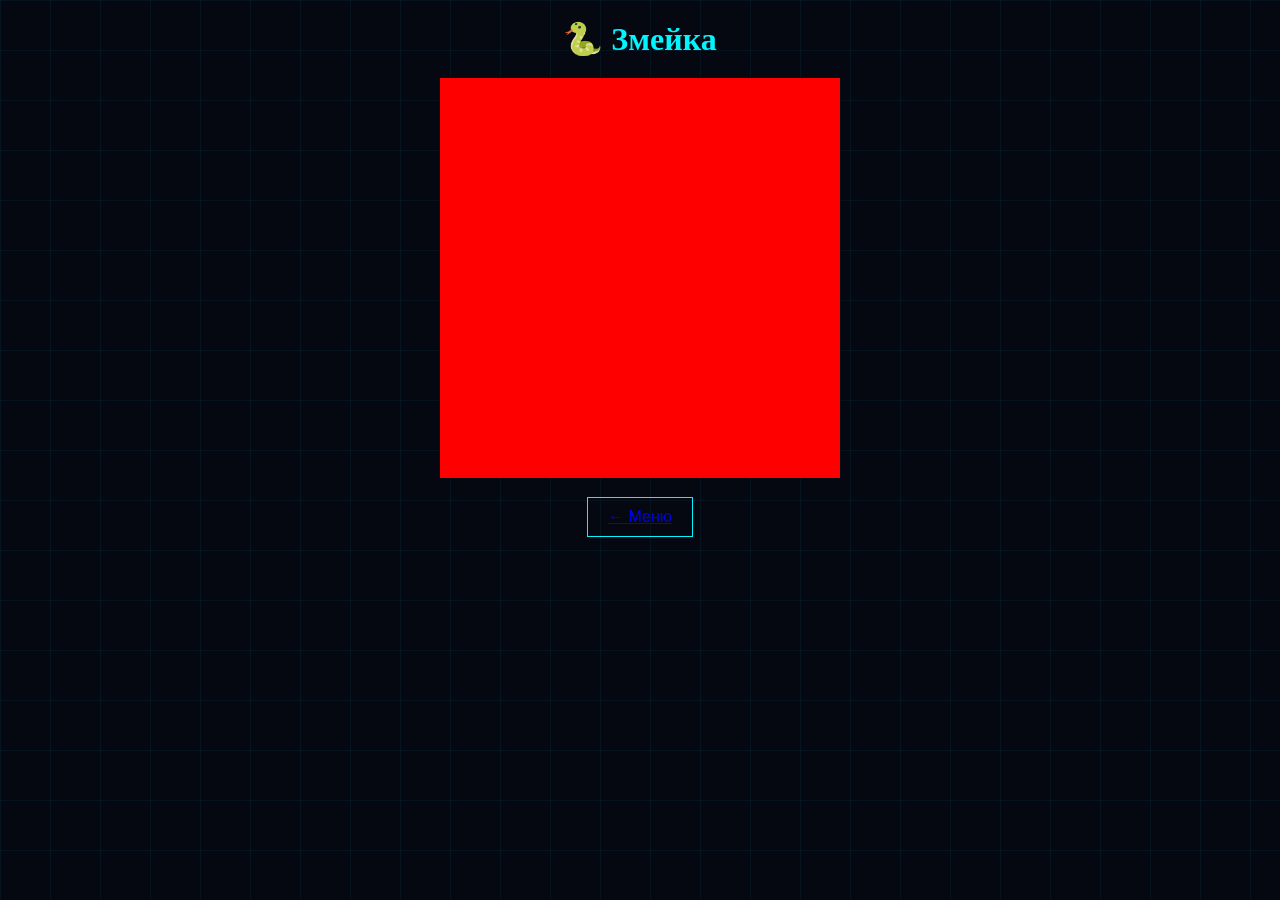
<file: game2.html>
<!DOCTYPE html>
<html>
<head>
<link rel="stylesheet" href="styles.css">
</head>
<body>
<div class="grid"></div>
<div class="wrapper">
<h1 class="title">🐍 Змейка</h1>
<canvas id="c" width="400" height="400"></canvas><br>
<a href="index.html" class="btn">← Меню</a>
</div>

<script>
let c=document.getElementById('c'),ctx=c.getContext('2d');
let s=20,x=200,y=200,dx=20,dy=0,foodX=100,foodY=100;

document.onkeydown=e=>{
 if(e.key=="ArrowUp"){dx=0;dy=-s}
 if(e.key=="ArrowDown"){dx=0;dy=s}
 if(e.key=="ArrowLeft"){dx=-s;dy=0}
 if(e.key=="ArrowRight"){dx=s;dy=0}
}

function draw(){
 ctx.fillRect(0,0,400,400)
 ctx.fillStyle="lime"
 ctx.fillRect(x,y,s,s)
 ctx.fillStyle="red"
 ctx.fillRect(foodX,foodY,s,s)

 x+=dx;y+=dy

 if(x==foodX&&y==foodY){
   foodX=Math.random()*20*s
   foodY=Math.random()*20*s
 }

 requestAnimationFrame(draw)
}
draw()
</script>
</body>
</html>
</file>
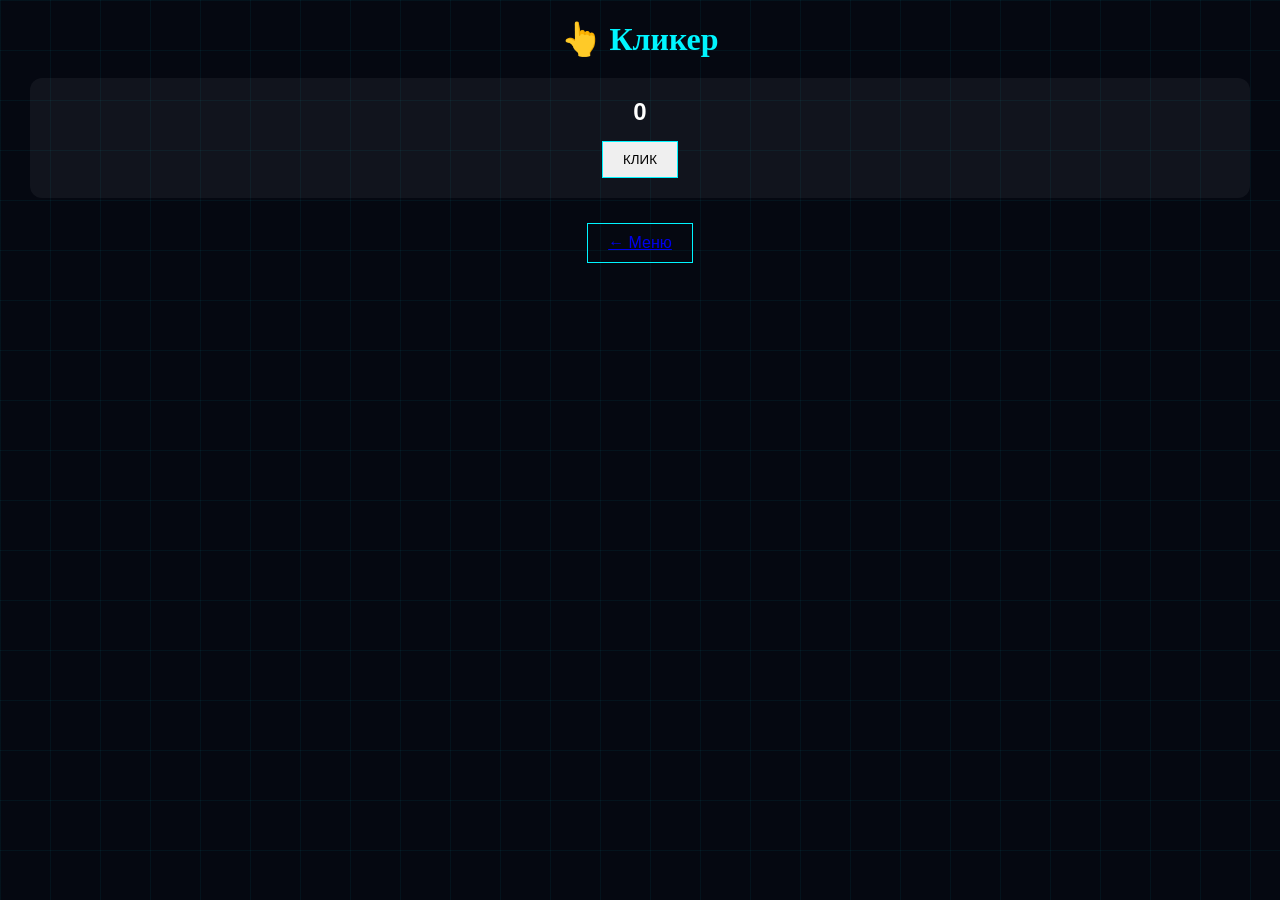
<file: game3.html>
<!DOCTYPE html>
<html>
<head>
<link rel="stylesheet" href="styles.css">
</head>
<body>
<div class="grid"></div>
<div class="wrapper">
<h1 class="title">👆 Кликер</h1>
<div class="card">
<h2 id="s">0</h2>
<button class="btn" onclick="c()">КЛИК</button>
</div>
<a href="index.html" class="btn">← Меню</a>
</div>

<script>
let n=0;
function c(){
 n++;
 s.innerText=n;
}
</script>
</body>
</html>
</file>
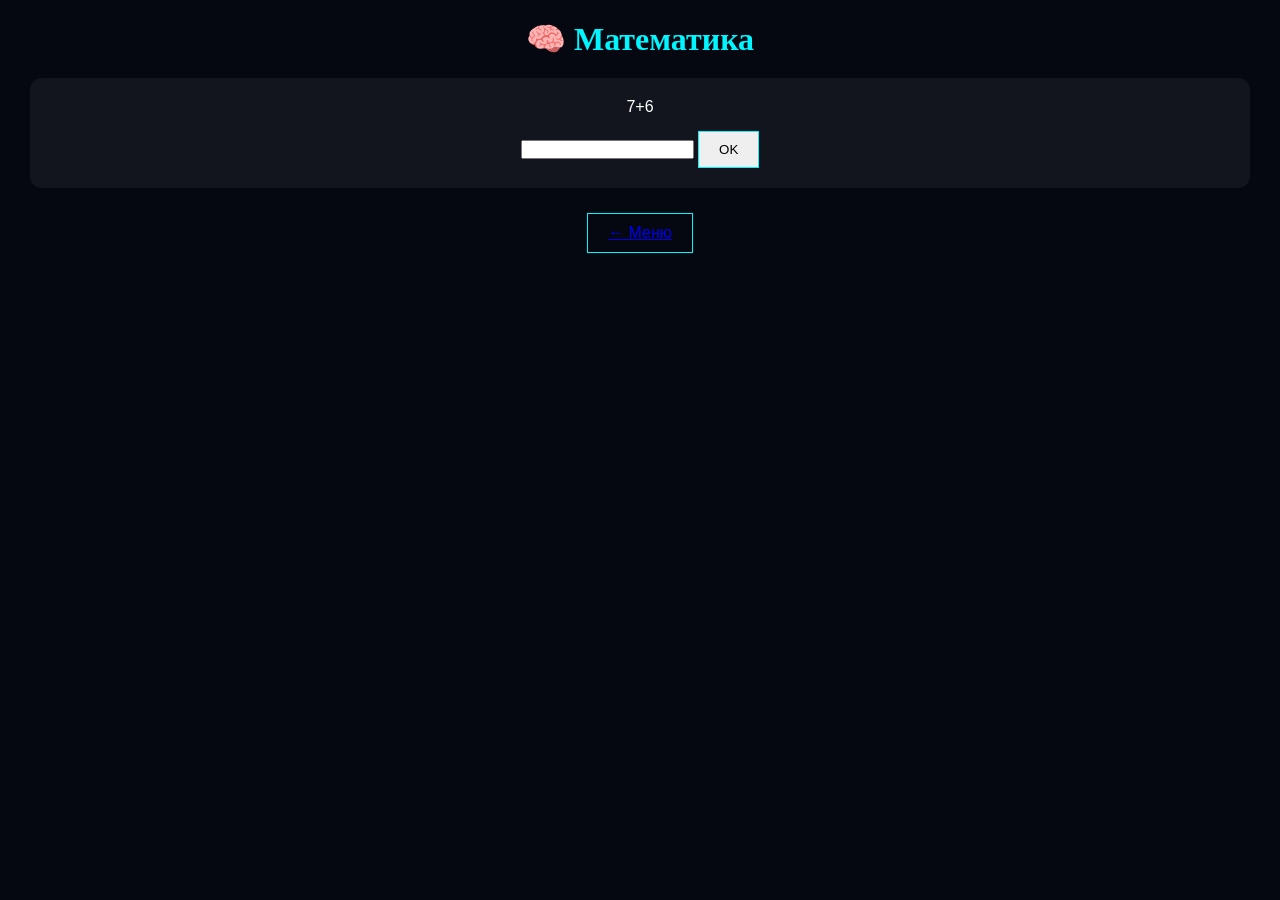
<file: game4.html>
<!DOCTYPE html>
<html>
<head><link rel="stylesheet" href="styles.css"></head>
<body>
<div class="wrapper">
<h1 class="title">🧠 Математика</h1>
<div class="card">
<p id="q"></p>
<input id="a">
<button class="btn" onclick="check()">OK</button>
</div>
<a href="index.html" class="btn">← Меню</a>
</div>

<script>
let x=Math.floor(Math.random()*10)
let y=Math.floor(Math.random()*10)
q.innerText=`${x}+${y}`

function check(){
 alert(a.value==x+y?"OK":"FAIL")
}
</script>
</body>
</html>
</file>
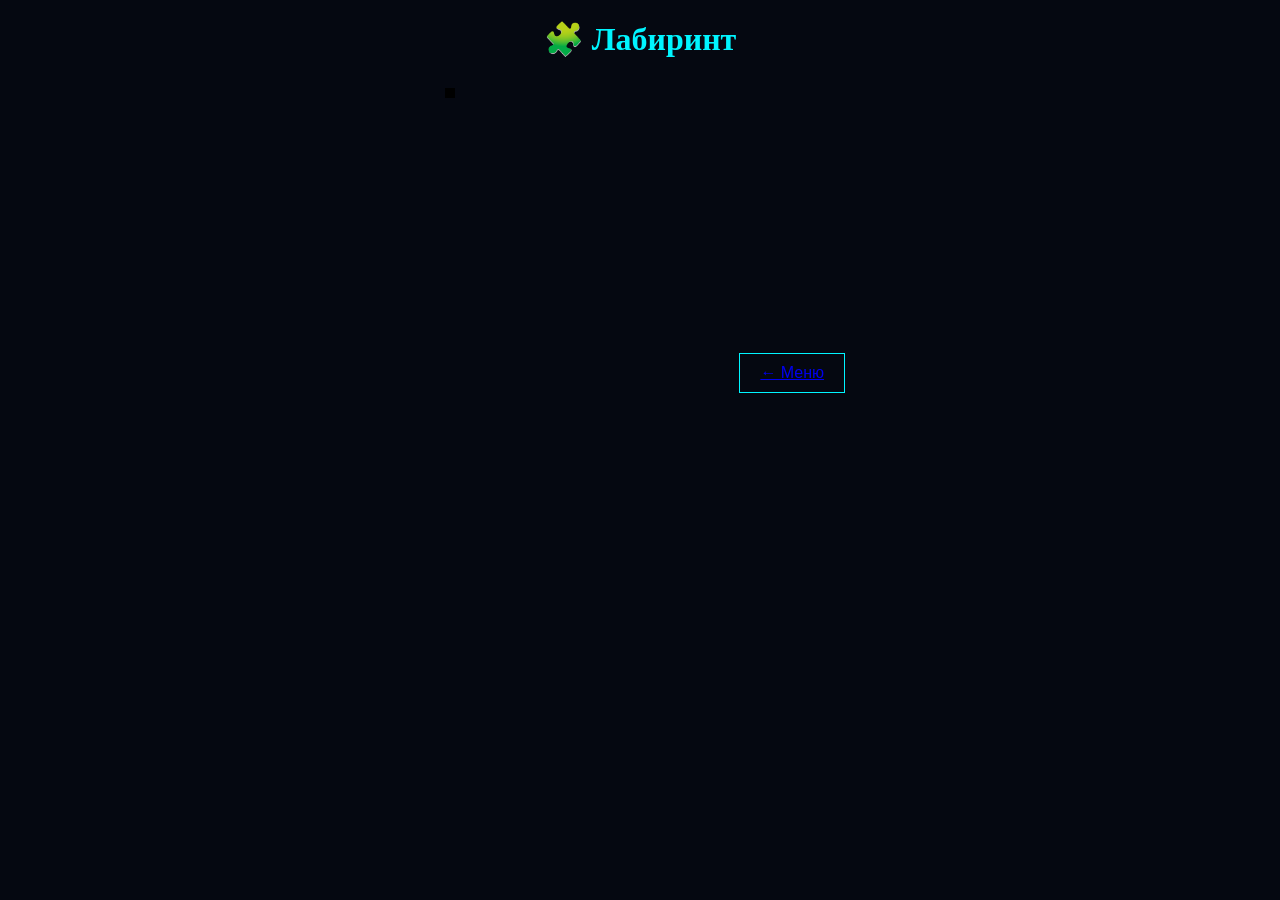
<file: game5.html>
<!DOCTYPE html>
<html>
<head><link rel="stylesheet" href="styles.css"></head>
<body>
<div class="wrapper">
<h1 class="title">🧩 Лабиринт</h1>
<canvas id="c" width="300" height="300"></canvas>
<a href="index.html" class="btn">← Меню</a>
</div>

<script>
let ctx=c.getContext("2d")
let x=10,y=10

document.onkeydown=e=>{
 if(e.key=="ArrowUp")y-=10
 if(e.key=="ArrowDown")y+=10
 if(e.key=="ArrowLeft")x-=10
 if(e.key=="ArrowRight")x+=10
 draw()
}

function draw(){
 ctx.clearRect(0,0,300,300)
 ctx.fillRect(x,y,10,10)
}
draw()
</script>
</body>
</html>
</file>
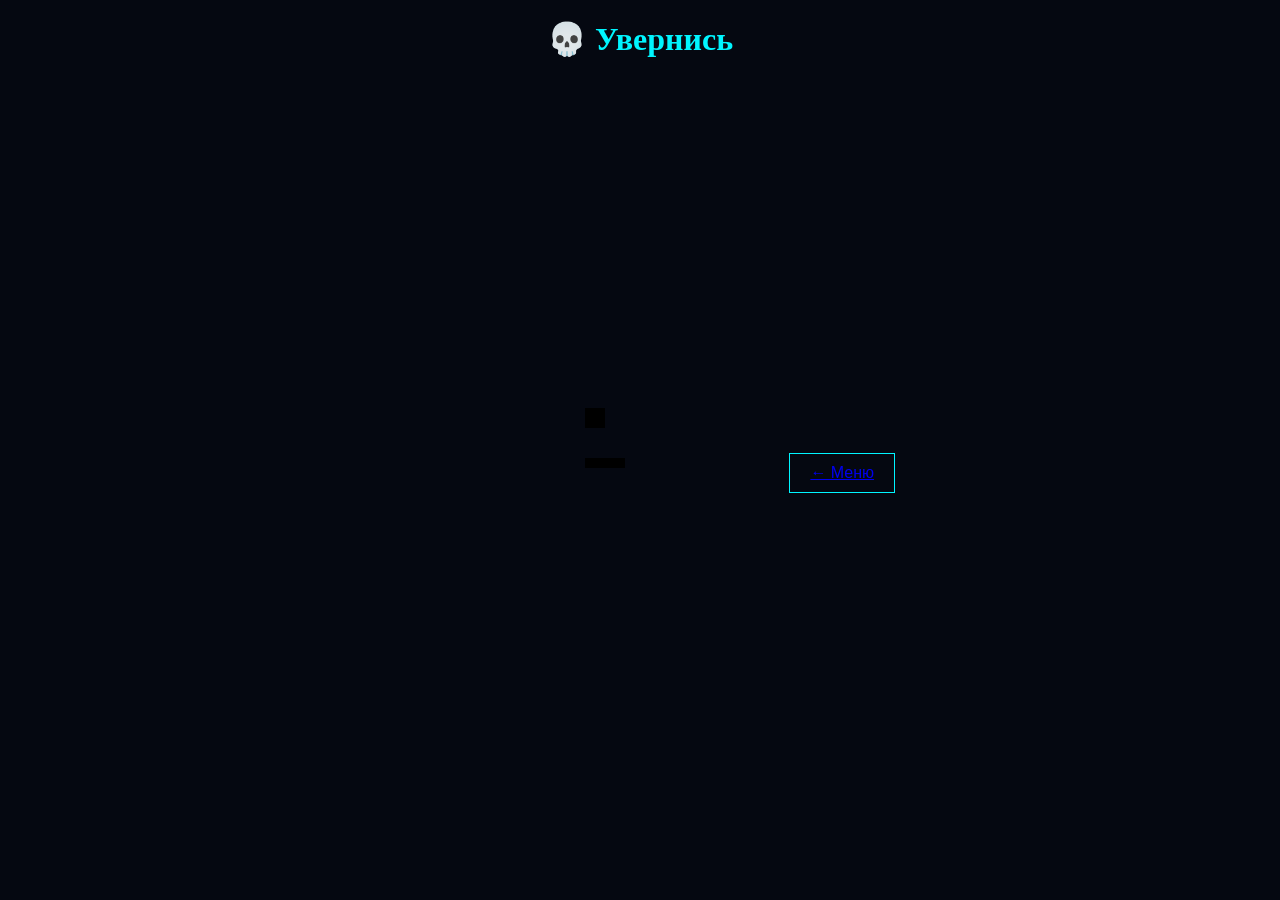
<file: game6.html>
<!DOCTYPE html>
<html>
<head><link rel="stylesheet" href="styles.css"></head>
<body>
<div class="wrapper">
<h1 class="title">💀 Увернись</h1>
<canvas id="c" width="400" height="400"></canvas>
<a href="index.html" class="btn">← Меню</a>
</div>

<script>
let ctx=c.getContext("2d")
let px=200,enemy=0

document.onmousemove=e=>px=e.offsetX

function draw(){
 ctx.clearRect(0,0,400,400)
 ctx.fillRect(px,380,40,10)
 ctx.fillRect(200,enemy,20,20)
 enemy+=5
 if(enemy>400)enemy=0
 requestAnimationFrame(draw)
}
draw()
</script>
</body>
</html>
</file>
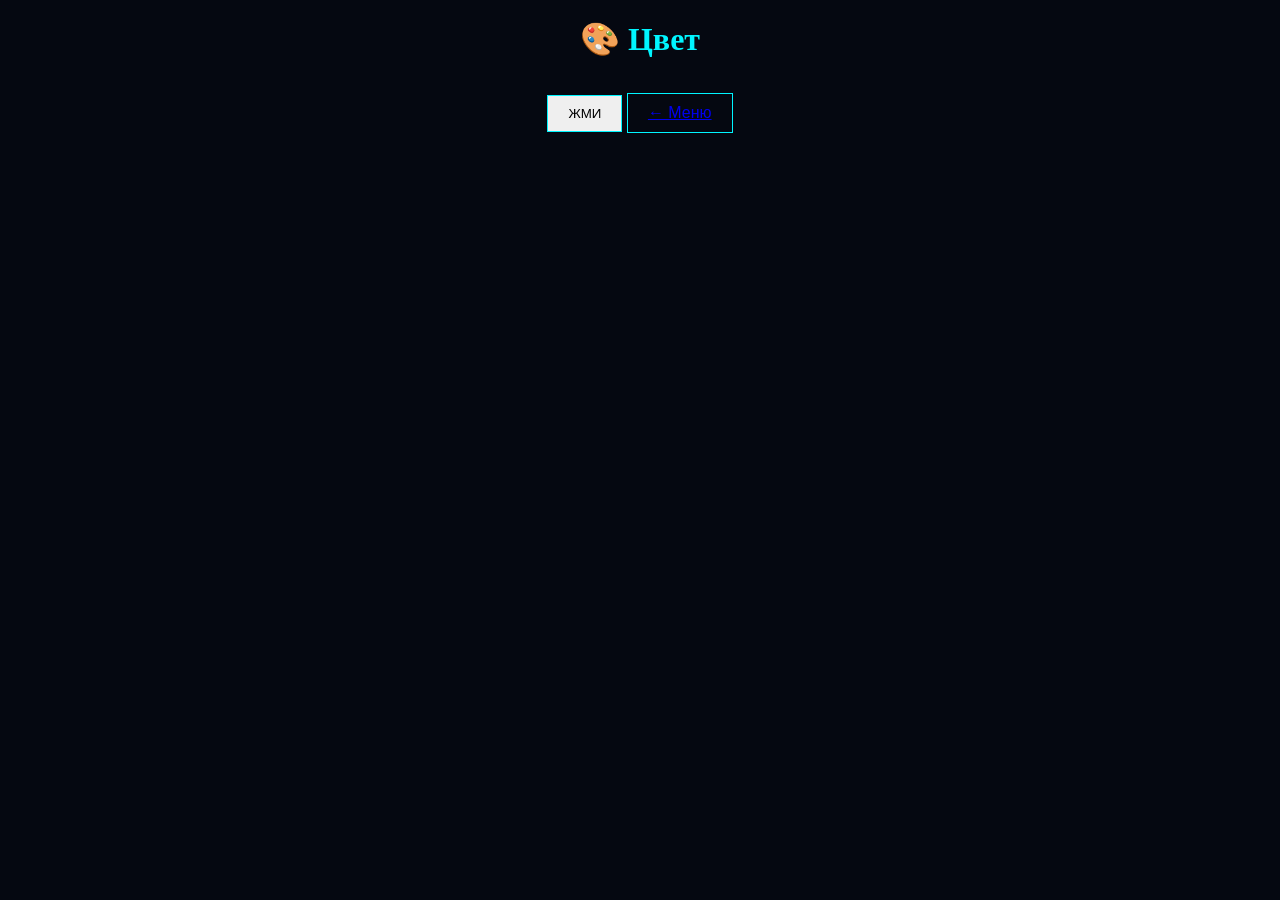
<file: game7.html>
<!DOCTYPE html>
<html>
<head><link rel="stylesheet" href="styles.css"></head>
<body>
<div class="wrapper">
<h1 class="title">🎨 Цвет</h1>
<button class="btn" onclick="check()">ЖМИ</button>
<a href="index.html" class="btn">← Меню</a>
</div>

<script>
function check(){
 alert(Math.random()>0.5?"Правильно":"Ошибка")
}
</script>
</body>
</html>
</file>
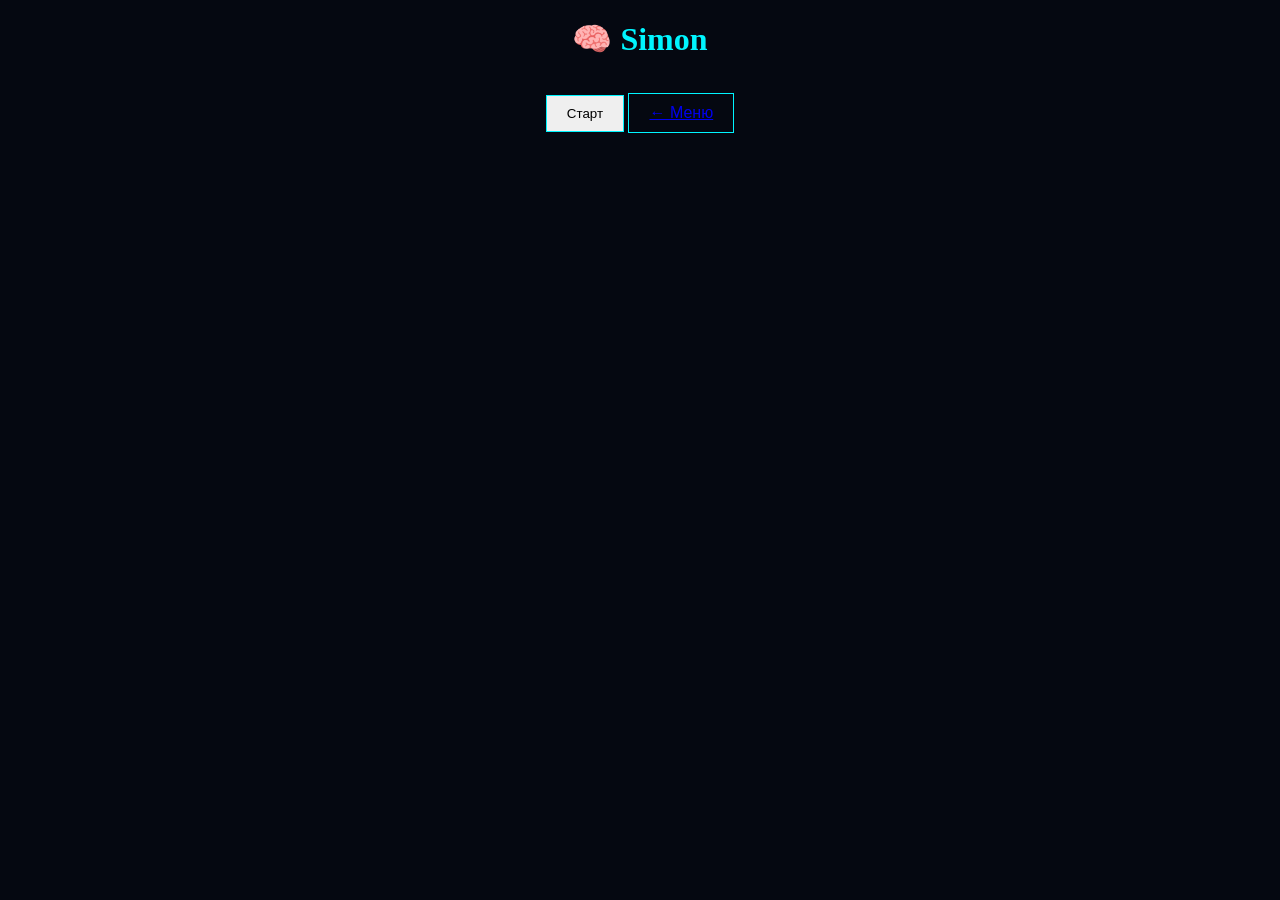
<file: game8.html>
<!DOCTYPE html>
<html>
<head><link rel="stylesheet" href="styles.css"></head>
<body>
<div class="wrapper">
<h1 class="title">🧠 Simon</h1>
<button class="btn" onclick="play()">Старт</button>
<a href="index.html" class="btn">← Меню</a>
</div>

<script>
function play(){
 alert("Запомни последовательность (упрощено)")
}
</script>
</body>
</html>
</file>
<file: styles.css>
*{margin:0;padding:0;box-sizing:border-box}

body{
  background:#050811;
  color:#fff;
  font-family:'Rajdhani',sans-serif;
  text-align:center;
}

.bg,.grid{
  position:fixed;
  inset:0;
  z-index:0;
}

.grid{
  background-size:50px 50px;
  background-image:
  linear-gradient(rgba(0,245,255,0.05) 1px, transparent 1px),
  linear-gradient(90deg, rgba(0,245,255,0.05) 1px, transparent 1px);
}

.wrapper{
  position:relative;
  z-index:10;
  padding:20px;
}

.title{
  font-family:'Orbitron';
  font-size:32px;
  margin-bottom:20px;
  color:#00f5ff;
}

.btn{
  border:1px solid #00f5ff;
  padding:10px 20px;
  display:inline-block;
  margin-top:15px;
  cursor:pointer;
  transition:.3s;
}

.btn:hover{box-shadow:0 0 15px #00f5ff}

.card{
  background:rgba(255,255,255,0.05);
  padding:20px;
  border-radius:12px;
  margin:10px;
}
</file>
